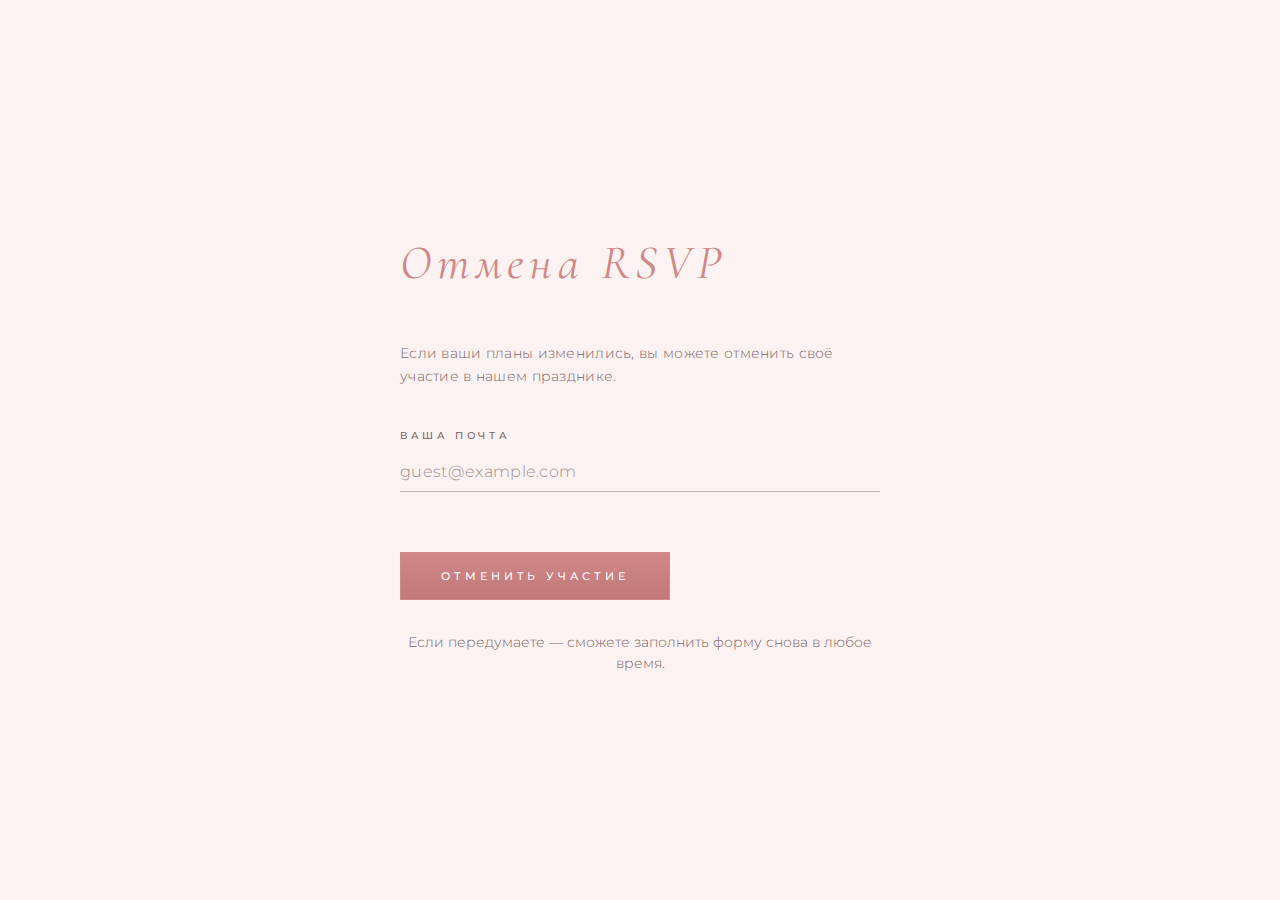
<file: cancel.html>
<!DOCTYPE html>
<html lang="ru">
<head>
  <meta charset="UTF-8">
  <meta name="viewport" content="width=device-width, initial-scale=1.0">
  <title>Отмена RSVP — Свадьба Александра и Дарьи</title>
  <link rel="icon" href="magic-ring_14234767.png" type="image/png">
  <link rel="preconnect" href="https://fonts.googleapis.com">
  <link rel="preconnect" href="https://fonts.gstatic.com" crossorigin>
  <link href="https://fonts.googleapis.com/css2?family=Cormorant+Garamond:ital,wght@0,300;0,400;0,500;0,600;1,300;1,400&family=Montserrat:wght@200;300;400;500&display=swap" rel="stylesheet">
  <link rel="stylesheet" href="styles.css">
</head>
<body>
  <div class="side-pattern side-pattern--left" aria-hidden="true"></div>
  <div class="side-pattern side-pattern--right" aria-hidden="true"></div>

  <div class="page">
    <section class="section section--cream" style="min-height: 100vh; display: flex; align-items: center;">
      <div class="section__inner section__inner--narrow">
        <h2 class="section__title">Отмена RSVP</h2>
        
        <div id="cancel-form-container">
          <p class="section__lead">Если ваши планы изменились, вы можете отменить своё участие в нашем празднике.</p>
          
          <form class="rsvp-form" id="cancel-form">
            <div class="rsvp-form__row">
              <label class="rsvp-form__label" for="cancel-email">Ваша почта</label>
              <input class="rsvp-form__input" id="cancel-email" type="email" name="email" placeholder="guest@example.com" required>
            </div>
            
            <button type="submit" class="rsvp-form__submit" style="background: linear-gradient(180deg, #d08888 0%, #c07878 100%); border-color: #d08888;">Отменить участие</button>
            
            <p class="rsvp-form__message" id="cancel-message" role="status" aria-live="polite"></p>
          </form>
          
          <p style="margin-top: 2rem; font-size: 0.85rem; color: var(--gray); text-align: center;">
            Если передумаете — сможете заполнить форму снова в любое время.
          </p>
        </div>
        
        <div id="cancel-success" style="display: none; text-align: center;">
          <p style="font-size: 3rem; margin-bottom: 1rem;">✅</p>
          <p class="section__lead" style="margin-bottom: 0.5rem;">Ваша заявка отменена.</p>
          <p style="color: var(--gray);">Если передумаете — можете заполнить форму снова!</p>
          <a href="/" style="display: inline-block; margin-top: 1.5rem; color: var(--gold); text-decoration: none; border-bottom: 1px solid var(--gold); padding-bottom: 0.25rem;">Вернуться на сайт</a>
        </div>
      </div>
    </section>
  </div>

  <script>
    (function () {
      'use strict';
      
      // Проверяем есть ли email в URL
      var urlParams = new URLSearchParams(window.location.search);
      var emailFromUrl = urlParams.get('email');
      
      var emailInput = document.getElementById('cancel-email');
      if (emailFromUrl && emailInput) {
        emailInput.value = decodeURIComponent(emailFromUrl);
      }
      
      // Обработка формы
      var form = document.getElementById('cancel-form');
      var message = document.getElementById('cancel-message');
      var formContainer = document.getElementById('cancel-form-container');
      var successContainer = document.getElementById('cancel-success');
      
      if (form && message) {
        form.addEventListener('submit', function (e) {
          e.preventDefault();
          
          var email = emailInput.value.trim();
          if (!email) return;
          
          fetch('/api/cancel', {
            method: 'POST',
            headers: { 'Content-Type': 'application/json' },
            body: JSON.stringify({ email: email })
          })
          .then(function (res) {
            return res.json();
          })
          .then(function (data) {
            if (data.ok) {
              // Показываем успех
              formContainer.style.display = 'none';
              successContainer.style.display = 'block';
            } else {
              message.textContent = data.error || 'Не удалось отменить. Попробуйте позже.';
              message.classList.add('rsvp-form__message--error');
              message.classList.add('is-visible');
            }
          })
          .catch(function (err) {
            message.textContent = 'Не удалось отменить. Попробуйте позже или свяжитесь с нами.';
            message.classList.add('rsvp-form__message--error');
            message.classList.add('is-visible');
          });
        });
      }
    })();
  </script>
</body>
</html>
</file>
<file: styles.css>
/* ============================================
   Приглашение на свадьбу
   Белый, розовый, шампань (золотой)
   ============================================ */

:root {
  --black: #3d2d2d;
  --white: #fefafa;
  --cream: #fdf2f2;
  --pink: #e0a0a0;
  --pink-dark: #d08888;
  --pink-soft: #f0c8c8;
  --gold: #c9a962;
  --gold-light: #e5d4a1;
  --gold-soft: #d4b876;
  --gray: #7a6565;
  --font-serif: "Cormorant Garamond", "Georgia", serif;
  --font-sans: "Montserrat", sans-serif;
  --ease-out: cubic-bezier(0.22, 1, 0.36, 1);
}

*,
*::before,
*::after {
  box-sizing: border-box;
  margin: 0;
  padding: 0;
}

html {
  scroll-behavior: smooth;
}

body {
  font-family: var(--font-sans);
  font-weight: 300;
  color: var(--black);
  background: var(--white);
  line-height: 1.6;
  -webkit-font-smoothing: antialiased;
  -moz-osx-font-smoothing: grayscale;
}

.page {
  min-height: 100vh;
}

/* ----- Боковые узоры на всю высоту ----- */
.side-pattern {
  position: fixed;
  top: 0;
  bottom: 0;
  width: 72px;
  z-index: 0;
  pointer-events: none;
  background-repeat: repeat-y;
  background-size: 72px 120px;
  background-image: url("data:image/svg+xml,%3Csvg xmlns='http://www.w3.org/2000/svg' width='72' height='120' viewBox='0 0 72 120'%3E%3Cg fill='none' stroke='%23c9a962' stroke-opacity='0.35' stroke-width='0.8'%3E%3Cpath d='M36 0v20 M36 40v20 M36 80v20 M36 120v-20'/%3E%3Cpath d='M20 30c0-8 8-12 16-12s16 4 16 12c0 8-8 12-16 12s-16-4-16-12z'/%3E%3Cpath d='M20 70c0-8 8-12 16-12s16 4 16 12c0 8-8 12-16 12s-16-4-16-12z'/%3E%3Cellipse cx='36' cy='60' rx='6' ry='8'/%3E%3Cpath d='M30 52v16 M42 52v16 M36 44v8 M36 68v8'/%3E%3C/g%3E%3C/svg%3E");
}

.side-pattern--left {
  left: 0;
  background-position: 0 0;
}

.side-pattern--right {
  right: 0;
  background-position: 0 0;
  transform: scaleX(-1);
}

@media (max-width: 900px) {
  .side-pattern {
    width: 48px;
    background-size: 48px 80px;
    background-image: url("data:image/svg+xml,%3Csvg xmlns='http://www.w3.org/2000/svg' width='48' height='80' viewBox='0 0 48 80'%3E%3Cg fill='none' stroke='%23c9a962' stroke-opacity='0.3' stroke-width='0.6'%3E%3Cpath d='M24 0v12 M24 28v12 M24 56v12 M24 80v-12'/%3E%3Cellipse cx='24' cy='40' rx='4' ry='6'/%3E%3C/g%3E%3C/svg%3E");
  }
}

@media (max-width: 600px) {
  .side-pattern {
    width: 32px;
    background-size: 32px 60px;
  }
}

/* ----- Hero = фото на весь экран как фон ----- */
.hero {
  position: relative;
  min-height: 100vh;
  min-height: 100dvh;
  margin-bottom: -1px;
  display: flex;
  align-items: center;
  justify-content: center;
  overflow: hidden;
  z-index: 1;
}

/* Фото на весь экран */
.hero__bg--photo {
  position: absolute;
  inset: 0;
  background: var(--pink-dark) center/cover no-repeat;
  background-image: url("2026-02-02%2019.31.22.jpg");
  pointer-events: none;
}

/* Затемнение, чтобы текст читался */
.hero__overlay {
  position: absolute;
  inset: 0;
  background: linear-gradient(
    180deg,
    rgba(42, 31, 31, 0.4) 0%,
    rgba(42, 31, 31, 0.15) 45%,
    rgba(42, 31, 31, 0.45) 100%
  );
  pointer-events: none;
}

.hero--fullscreen .hero__inner {
  position: relative;
  z-index: 1;
  display: flex;
  flex-direction: column;
  align-items: center;
  justify-content: flex-start;
  width: 100%;
  max-width: 880px;
  margin: 0 auto;
  padding-top: 60vh;
  padding-left: 2rem;
  padding-right: 2rem;
  padding-bottom: 2rem;
}

.hero__content {
  position: relative;
  z-index: 1;
  text-align: center;
  padding: 0 2rem;
}

.hero__label {
  font-family: var(--font-sans);
  font-size: 0.7rem;
  font-weight: 400;
  letter-spacing: 0.35em;
  text-transform: uppercase;
  color: var(--gold-light);
  margin-bottom: 1.25rem;
  opacity: 0;
  animation: fadeUp 0.8s var(--ease-out) 0.2s forwards;
}

.hero__title {
  font-family: var(--font-serif);
  font-size: clamp(2rem, 6vw, 3.5rem);
  font-weight: 400;
  font-style: italic;
  color: var(--white);
  letter-spacing: 0.2em;
  margin-bottom: 0.5rem;
  text-shadow: 0 2px 20px rgba(0, 0, 0, 0.35);
  opacity: 0;
  animation: fadeUp 0.8s var(--ease-out) 0.4s forwards;
}

.hero__names {
  font-family: var(--font-serif);
  font-size: clamp(1.1rem, 3.5vw, 1.75rem);
  font-weight: 400;
  font-style: italic;
  color: var(--cream);
  letter-spacing: 0.15em;
  margin-bottom: 1.5rem;
  opacity: 0;
  animation: fadeUp 0.8s var(--ease-out) 0.55s forwards;
}

.hero__line {
  width: 60px;
  height: 2px;
  background: linear-gradient(90deg, transparent, var(--gold-light), transparent);
  margin: 0 auto 1.25rem;
  opacity: 0;
  animation: fadeUp 0.8s var(--ease-out) 0.7s forwards;
}

.hero__date {
  font-family: var(--font-sans);
  font-size: 0.85rem;
  font-weight: 400;
  letter-spacing: 0.5em;
  color: var(--gold-light);
  opacity: 0;
  animation: fadeUp 0.8s var(--ease-out) 0.85s forwards;
}

.hero__scroll {
  position: absolute;
  bottom: 2rem;
  left: 50%;
  transform: translateX(-50%);
  display: flex;
  flex-direction: column;
  align-items: center;
  color: var(--gold-light);
  text-decoration: none;
  opacity: 0.85;
  transition: opacity 0.3s;
  z-index: 1;
}

.hero__scroll:hover {
  opacity: 1;
}


@keyframes fadeUp {
  from { opacity: 0; transform: translateY(20px); }
  to { opacity: 1; transform: translateY(0); }
}

@keyframes scrollPulse {
  0%, 100% { opacity: 0.5; transform: scaleY(0.8); transform-origin: top; }
  50% { opacity: 1; transform: scaleY(1); transform-origin: top; }
}

/* ----- Sections ----- */
.section {
  position: relative;
  z-index: 1;
  min-height: 100vh;
  display: flex;
  align-items: center;
  padding: 6rem 2rem;
}

.section__inner {
  max-width: 720px;
  margin: 0 auto;
  position: relative;
}

.section__inner--narrow {
  max-width: 480px;
}

.section__number {
  font-family: var(--font-sans);
  font-size: 0.65rem;
  font-weight: 400;
  letter-spacing: 0.4em;
  color: var(--gold);
  display: block;
  margin-bottom: 1.5rem;
}

.section__number--light {
  color: var(--gold-light);
}

.section__title {
  font-family: var(--font-serif);
  font-size: clamp(2rem, 5vw, 3rem);
  font-weight: 400;
  font-style: italic;
  letter-spacing: 0.12em;
  margin-bottom: 2.5rem;
  color: var(--pink-dark);
}

.section__title--light {
  color: var(--white);
}

.section__lead {
  font-size: 0.9rem;
  color: var(--gray);
  margin-bottom: 2.5rem;
  letter-spacing: 0.02em;
}

.section__text {
  font-size: 1rem;
  letter-spacing: 0.02em;
  color: var(--black);
}

.section__text p + p {
  margin-top: 1.25rem;
}

.section--cream {
  background: var(--cream);
  color: var(--black);
}

.section--dark {
  background: linear-gradient(180deg, #c89898 0%, #b08080 50%, #9a7070 100%);
  color: var(--white);
}

.section--dark .section__text,
.section--dark .detail__value {
  color: rgba(255, 255, 255, 0.9);
}

.detail__link {
  color: inherit;
  text-decoration: underline;
  text-underline-offset: 0.2em;
  transition: color 0.2s, opacity 0.2s;
}

.detail__link:hover {
  opacity: 0.9;
}

.section--dark .detail__link {
  color: var(--gold-light);
}

.section--dark .detail__link:hover {
  color: var(--white);
}

@media (max-width: 640px) {
  .hero--fullscreen .hero__inner {
    padding: 3rem 1rem 2rem;
  }
}

/* ----- Details grid (без дресс-кода) ----- */
.details-grid {
  display: grid;
  gap: 2rem 3rem;
  grid-template-columns: 1fr 1fr;
}

@media (max-width: 520px) {
  .details-grid {
    grid-template-columns: 1fr;
  }
}

.detail {
  display: flex;
  flex-direction: column;
  gap: 0.25rem;
}

.detail__label {
  font-size: 0.65rem;
  font-weight: 500;
  letter-spacing: 0.35em;
  text-transform: uppercase;
  color: var(--gold-light);
}

.section--dark .detail__label {
  color: var(--gold-light);
}

.detail__value {
  font-family: var(--font-serif);
  font-size: 1.15rem;
  font-weight: 400;
  letter-spacing: 0.03em;
  word-wrap: break-word;
  overflow-wrap: break-word;
}

.detail__link {
  word-wrap: break-word;
  overflow-wrap: break-word;
}

/* ----- RSVP Form ----- */
.rsvp-form {
  margin-top: 1rem;
}

.rsvp-form__row {
  margin-bottom: 1.75rem;
}

.rsvp-form__label {
  display: block;
  font-size: 0.65rem;
  font-weight: 500;
  letter-spacing: 0.35em;
  text-transform: uppercase;
  color: var(--gray);
  margin-bottom: 0.5rem;
}

.rsvp-form__input {
  width: 100%;
  font-family: var(--font-sans);
  font-size: 1rem;
  font-weight: 300;
  letter-spacing: 0.02em;
  color: var(--black);
  background: transparent;
  border: none;
  border-bottom: 1px solid rgba(42, 31, 31, 0.3);
  padding: 0.6rem 0;
  transition: border-color 0.3s, box-shadow 0.3s;
}

.rsvp-form__input::placeholder {
  color: var(--gray);
  opacity: 0.7;
}

.rsvp-form__input:focus {
  outline: none;
  border-bottom-color: var(--gold);
  box-shadow: 0 1px 0 0 var(--gold);
}

.rsvp-form__submit {
  margin-top: 2rem;
  font-family: var(--font-sans);
  font-size: 0.7rem;
  font-weight: 500;
  letter-spacing: 0.35em;
  text-transform: uppercase;
  color: var(--white);
  background: linear-gradient(180deg, var(--gold) 0%, var(--gold-soft) 100%);
  border: 1px solid var(--gold);
  padding: 1rem 2.5rem;
  cursor: pointer;
  transition: opacity 0.3s, box-shadow 0.3s;
}

.rsvp-form__submit:hover {
  opacity: 0.95;
  box-shadow: 0 4px 20px rgba(201, 169, 98, 0.35);
}

.rsvp-form__message {
  display: none;
  margin-top: 1.5rem;
  font-size: 0.9rem;
  color: var(--gray);
  letter-spacing: 0.02em;
  padding: 0.75rem 0;
  border-top: 1px solid rgba(201, 169, 98, 0.35);
}

.rsvp-form__message.is-visible {
  display: block;
}

.rsvp-form__message--error {
  color: var(--pink-dark);
}

/* ----- Footer ----- */
.footer {
  position: relative;
  z-index: 1;
  background: linear-gradient(180deg, #b08888 0%, #8a6868 100%);
  padding: 4rem 2rem;
  text-align: center;
}

.footer__text {
  font-size: 0.8rem;
  letter-spacing: 0.2em;
  color: var(--gold-light);
  margin-bottom: 0.5rem;
}

.footer__names {
  font-family: var(--font-serif);
  font-size: 1.25rem;
  font-style: italic;
  letter-spacing: 0.15em;
  color: var(--cream);
}
</file>
